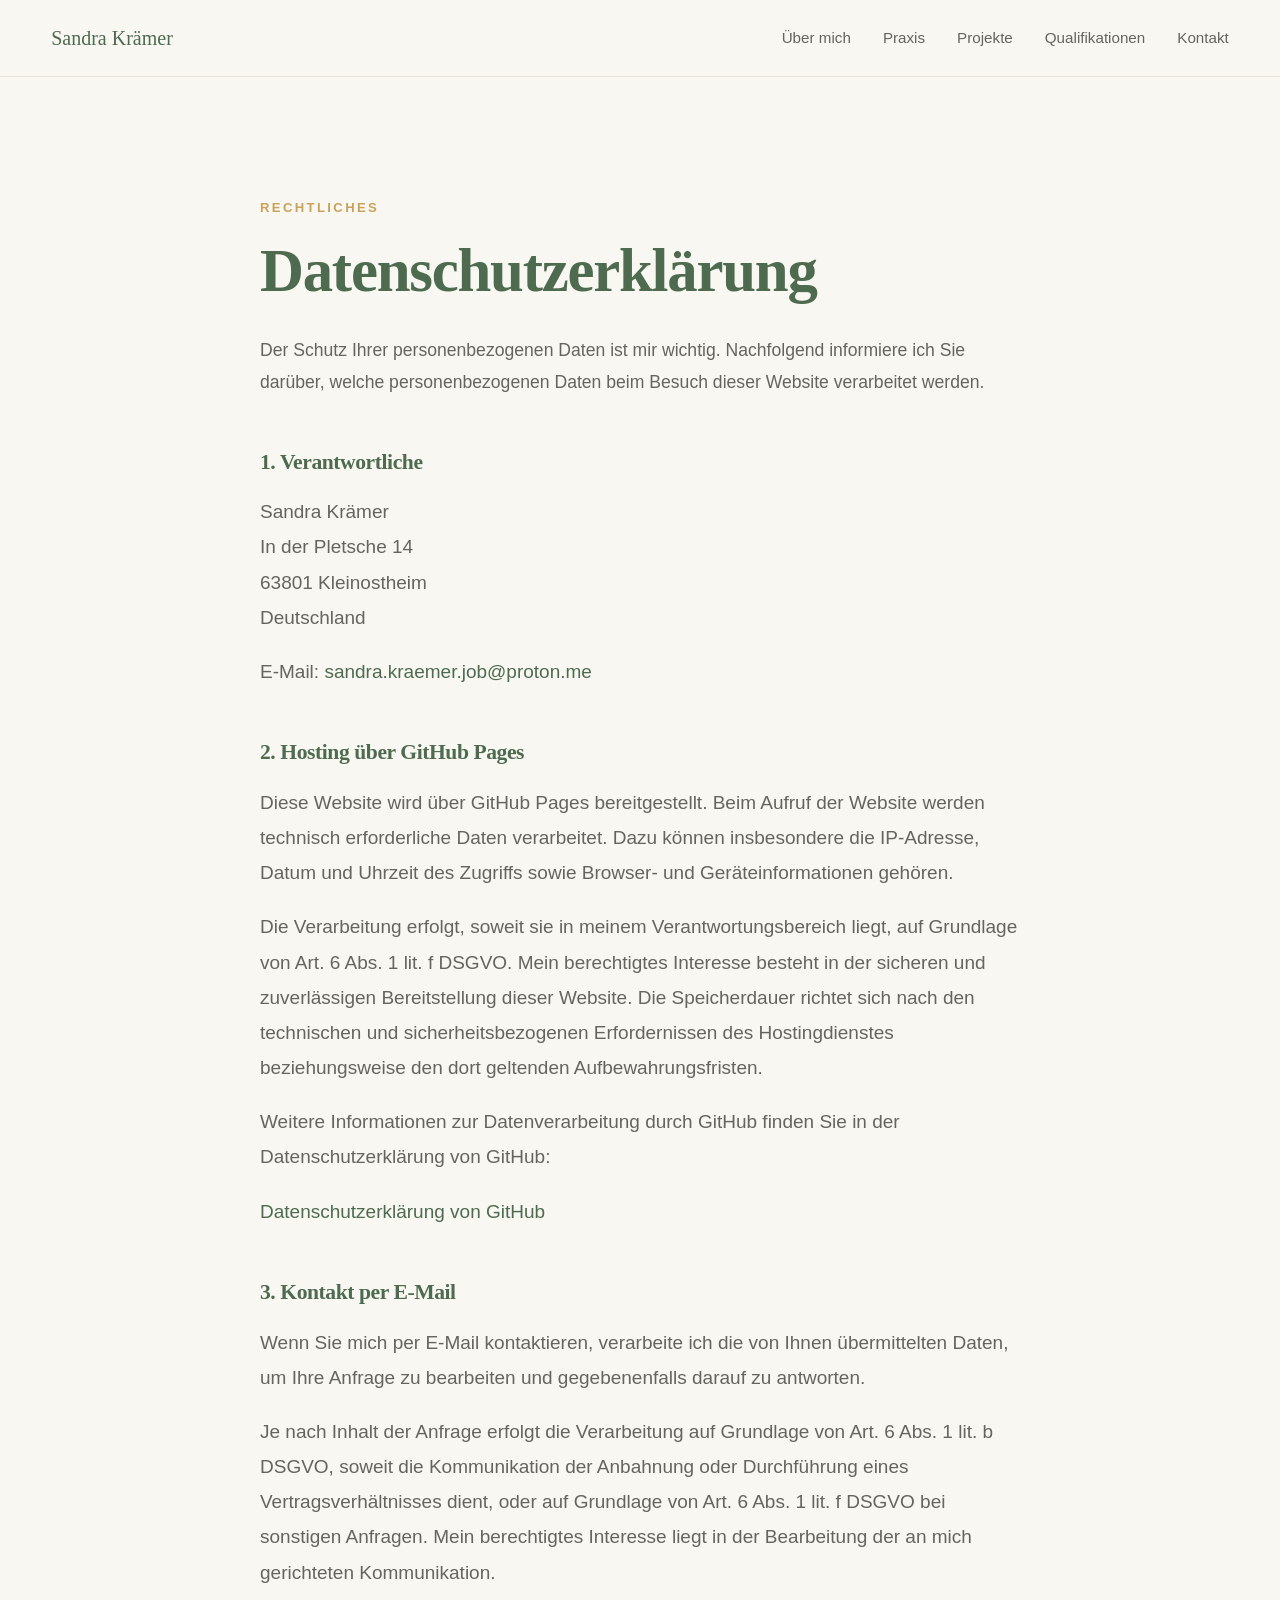
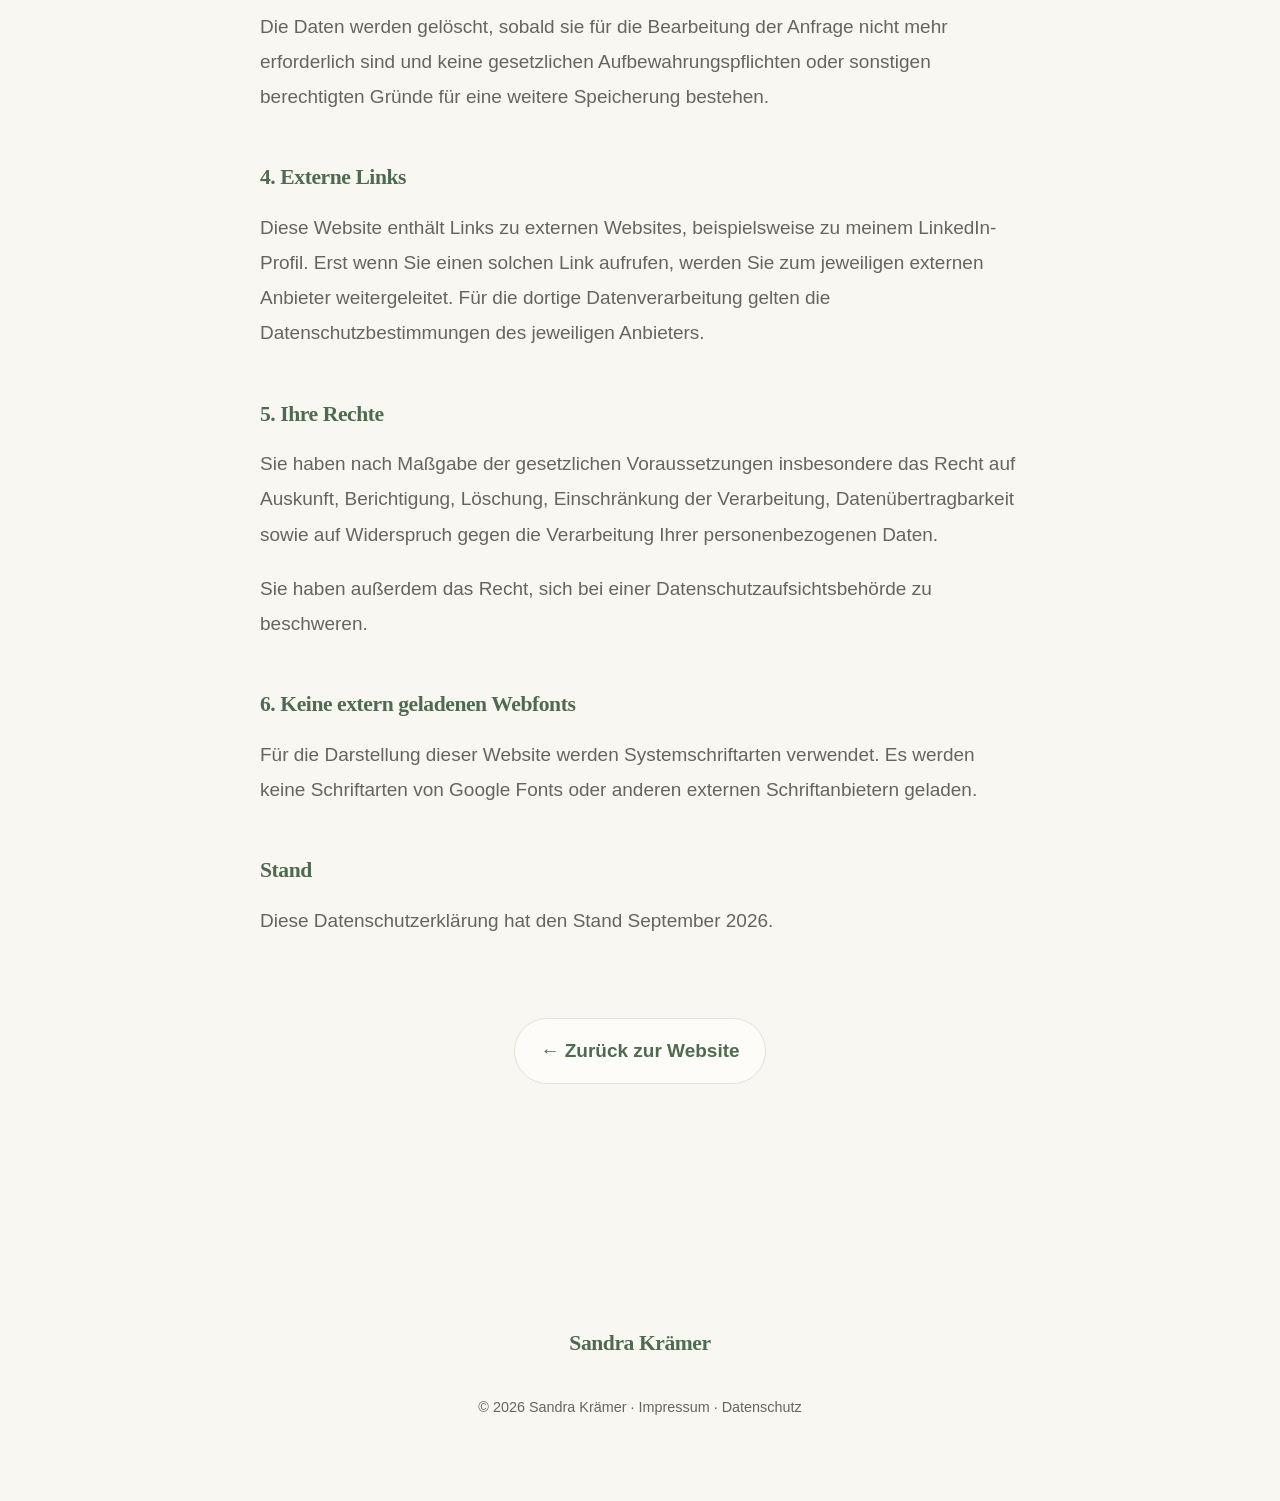
<file: datenschutz.html>
<!DOCTYPE html>
<html lang="de">
<head>
<meta charset="utf-8">
<meta name="viewport" content="width=device-width, initial-scale=1.0">
<title>Datenschutz | Sandra Krämer</title>
<meta name="description" content="Datenschutzerklärung der Website von Sandra Krämer.">
<link rel="icon" type="image/png" sizes="32x32" href="favicon.png">
<link rel="apple-touch-icon" sizes="180x180" href="apple-touch-icon.png">
<link rel="stylesheet" href="style.css">
</head>
<body id="top">
<header>
  <div class="container">
    <a class="logo" href="index.html#top">Sandra Krämer</a>
    <nav>
      <a href="index.html#ueber-mich">Über mich</a>
      <a href="index.html#praxis">Praxis</a>
      <a href="index.html#projekte">Projekte</a>
      <a href="index.html#qualifikationen">Qualifikationen</a>
      <a href="index.html#kontakt">Kontakt</a>
    </nav>
  </div>
</header>
<main>
<section class="legal">
<div class="container">
<span class="section-label">Rechtliches</span>
<h1>Datenschutz<wbr>erklärung</h1>
<p class="legal-intro">Der Schutz Ihrer personenbezogenen Daten ist mir wichtig. Nachfolgend informiere ich Sie darüber, welche personenbezogenen Daten beim Besuch dieser Website verarbeitet werden.</p>

<h3>1. Verantwortliche</h3>
<p>
Sandra Krämer<br>
In der Pletsche 14<br>
63801 Kleinostheim<br>
Deutschland
</p>
<p>
E-Mail:
<a href="mailto:sandra.kraemer.job@proton.me">sandra.kraemer.job@proton.me</a>
</p>

<h3>2. Hosting über GitHub Pages</h3>
<p>Diese Website wird über GitHub Pages bereitgestellt. Beim Aufruf der Website werden technisch erforderliche Daten verarbeitet. Dazu können insbesondere die IP-Adresse, Datum und Uhrzeit des Zugriffs sowie Browser- und Geräteinformationen gehören.</p>
<p>Die Verarbeitung erfolgt, soweit sie in meinem Verantwortungsbereich liegt, auf Grundlage von Art. 6 Abs. 1 lit. f DSGVO. Mein berechtigtes Interesse besteht in der sicheren und zuverlässigen Bereitstellung dieser Website. Die Speicherdauer richtet sich nach den technischen und sicherheitsbezogenen Erfordernissen des Hostingdienstes beziehungsweise den dort geltenden Aufbewahrungsfristen.</p>
<p>Weitere Informationen zur Datenverarbeitung durch GitHub finden Sie in der Datenschutzerklärung von GitHub:</p>
<p><a href="https://docs.github.com/de/site-policy/privacy-policies/github-general-privacy-statement" target="_blank" rel="noopener noreferrer">Datenschutzerklärung von GitHub</a></p>

<h3>3. Kontakt per E-Mail</h3>
<p>Wenn Sie mich per E-Mail kontaktieren, verarbeite ich die von Ihnen übermittelten Daten, um Ihre Anfrage zu bearbeiten und gegebenenfalls darauf zu antworten.</p>
<p>Je nach Inhalt der Anfrage erfolgt die Verarbeitung auf Grundlage von Art. 6 Abs. 1 lit. b DSGVO, soweit die Kommunikation der Anbahnung oder Durchführung eines Vertragsverhältnisses dient, oder auf Grundlage von Art. 6 Abs. 1 lit. f DSGVO bei sonstigen Anfragen. Mein berechtigtes Interesse liegt in der Bearbeitung der an mich gerichteten Kommunikation.</p>
<p>Die Daten werden gelöscht, sobald sie für die Bearbeitung der Anfrage nicht mehr erforderlich sind und keine gesetzlichen Aufbewahrungspflichten oder sonstigen berechtigten Gründe für eine weitere Speicherung bestehen.</p>

<h3>4. Externe Links</h3>
<p>Diese Website enthält Links zu externen Websites, beispielsweise zu meinem LinkedIn-Profil. Erst wenn Sie einen solchen Link aufrufen, werden Sie zum jeweiligen externen Anbieter weitergeleitet. Für die dortige Datenverarbeitung gelten die Datenschutzbestimmungen des jeweiligen Anbieters.</p>

<h3>5. Ihre Rechte</h3>
<p>Sie haben nach Maßgabe der gesetzlichen Voraussetzungen insbesondere das Recht auf Auskunft, Berichtigung, Löschung, Einschränkung der Verarbeitung, Datenübertragbarkeit sowie auf Widerspruch gegen die Verarbeitung Ihrer personenbezogenen Daten.</p>
<p>Sie haben außerdem das Recht, sich bei einer Datenschutzaufsichtsbehörde zu beschweren.</p>

<h3>6. Keine extern geladenen Webfonts</h3>
<p>Für die Darstellung dieser Website werden Systemschriftarten verwendet. Es werden keine Schriftarten von Google Fonts oder anderen externen Schriftanbietern geladen.</p>

<h3>Stand</h3>
<p>Diese Datenschutzerklärung hat den Stand September 2026.</p>

<div class="legal-back">
<a class="button secondary" href="index.html">← Zurück zur Website</a>
</div>
</div>
</section>
</main>
<footer>
  <div class="container footer-content">
    <h3>Sandra Krämer</h3>
    <small>© 2026 Sandra Krämer · <a href="impressum.html">Impressum</a> · <a href="datenschutz.html">Datenschutz</a></small>
  </div>
</footer>
</body>
</html>
</file>
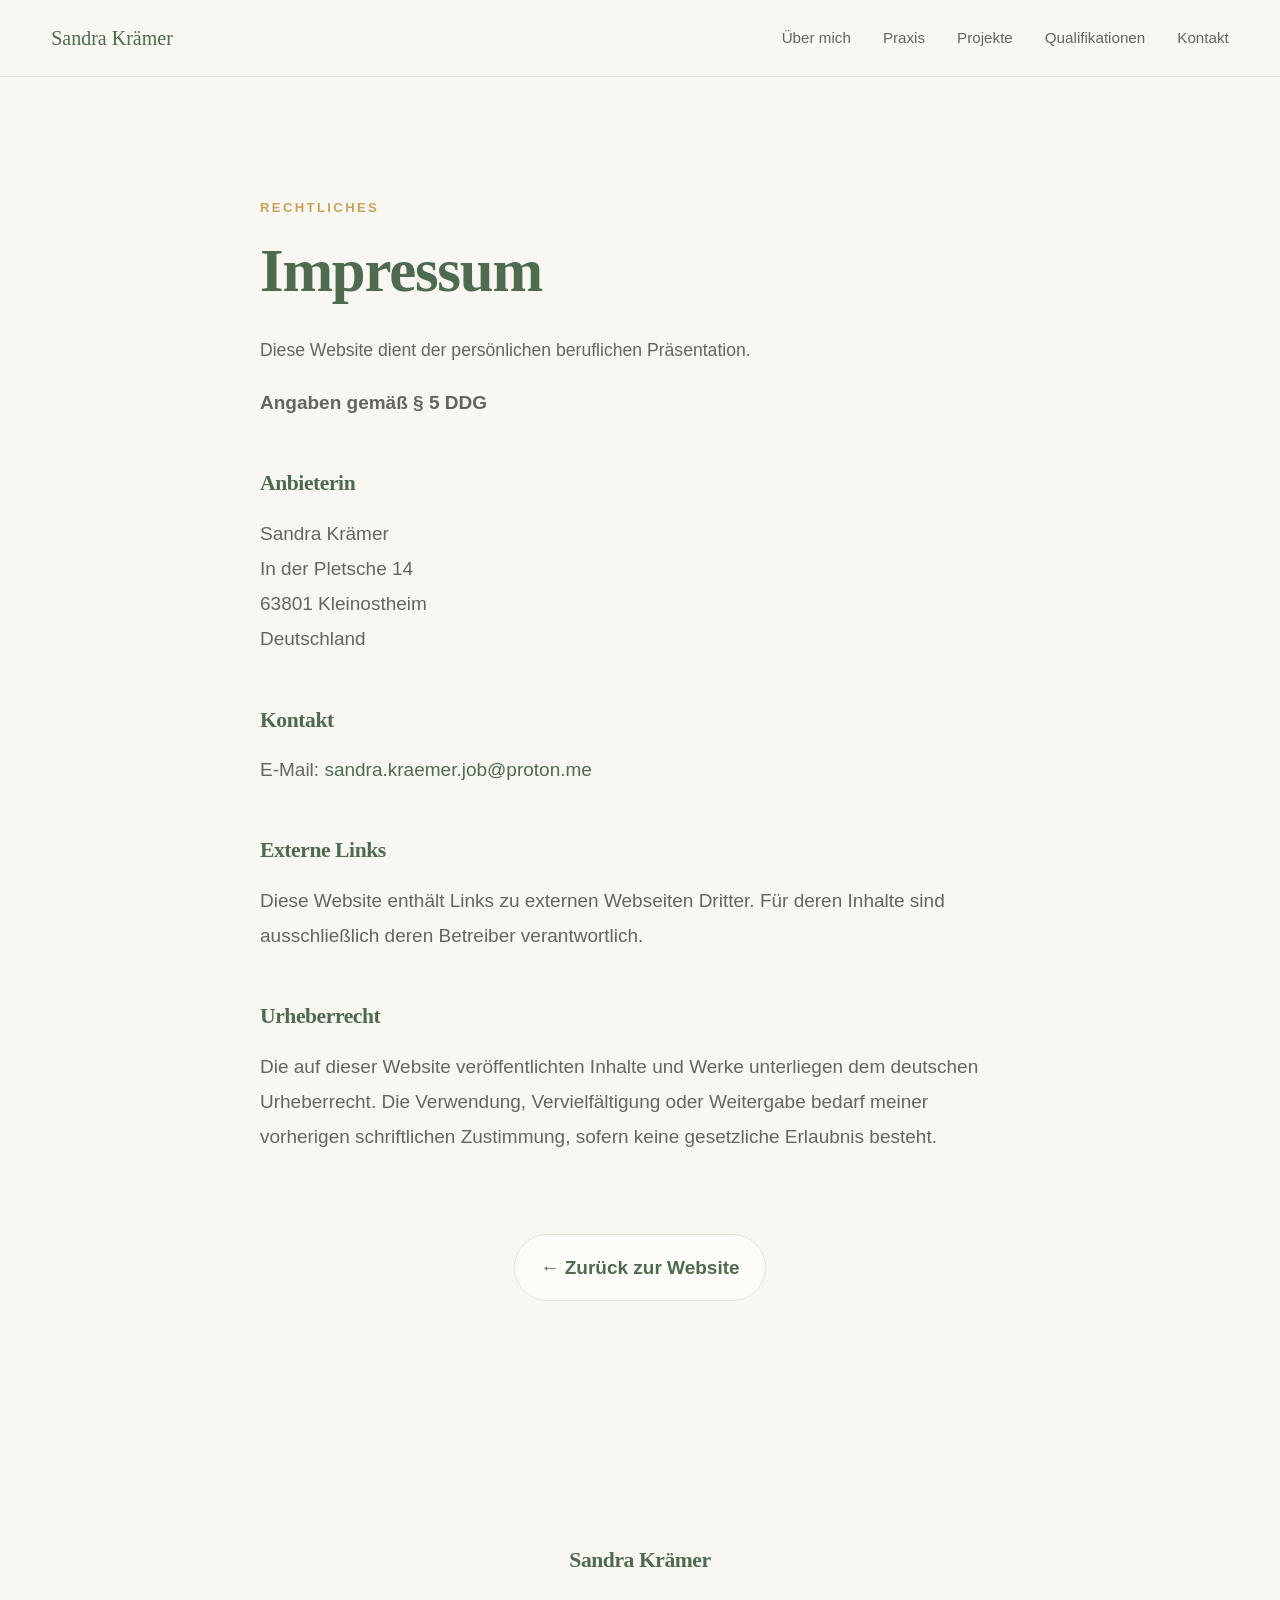
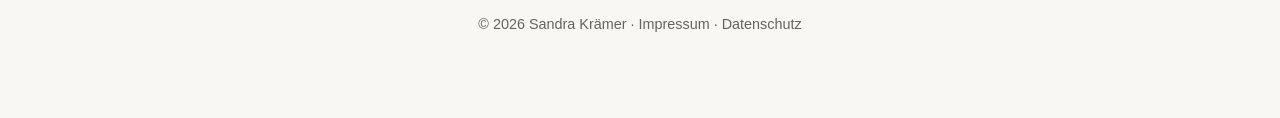
<file: impressum.html>
<!DOCTYPE html>
<html lang="de">
<head>
<meta charset="utf-8">
<meta name="viewport" content="width=device-width, initial-scale=1.0">
<title>Impressum | Sandra Krämer</title>
<meta name="description" content="Impressum der Website von Sandra Krämer.">
<link rel="icon" type="image/png" sizes="32x32" href="favicon.png">
<link rel="apple-touch-icon" sizes="180x180" href="apple-touch-icon.png">
<link rel="stylesheet" href="style.css">
</head>
<body id="top">
<header>
  <div class="container">
    <a class="logo" href="index.html#top">Sandra Krämer</a>
    <nav>
      <a href="index.html#ueber-mich">Über mich</a>
      <a href="index.html#praxis">Praxis</a>
      <a href="index.html#projekte">Projekte</a>
      <a href="index.html#qualifikationen">Qualifikationen</a>
      <a href="index.html#kontakt">Kontakt</a>
    </nav>
  </div>
</header>
<main>
<section class="legal">
<div class="container">
<span class="section-label">Rechtliches</span>
<h1>Impressum</h1>
<p class="legal-intro">Diese Website dient der persönlichen beruflichen Präsentation.</p>

<p><strong>Angaben gemäß § 5 DDG</strong></p>

<h3>Anbieterin</h3>
<p>
Sandra Krämer<br>
In der Pletsche 14<br>
63801 Kleinostheim<br>
Deutschland
</p>

<h3>Kontakt</h3>
<p>
E-Mail:
<a href="mailto:sandra.kraemer.job@proton.me">sandra.kraemer.job@proton.me</a>
</p>

<h3>Externe Links</h3>
<p>Diese Website enthält Links zu externen Webseiten Dritter. Für deren Inhalte sind ausschließlich deren Betreiber verantwortlich.</p>

<h3>Urheberrecht</h3>
<p>Die auf dieser Website veröffentlichten Inhalte und Werke unterliegen dem deutschen Urheberrecht. Die Verwendung, Vervielfältigung oder Weitergabe bedarf meiner vorherigen schriftlichen Zustimmung, sofern keine gesetzliche Erlaubnis besteht.</p>

<div class="legal-back">
<a class="button secondary" href="index.html">← Zurück zur Website</a>
</div>
</div>
</section>
</main>
<footer>
  <div class="container footer-content">
    <h3>Sandra Krämer</h3>
    <small>© 2026 Sandra Krämer · <a href="impressum.html">Impressum</a> · <a href="datenschutz.html">Datenschutz</a></small>
  </div>
</footer>
</body>
</html>
</file>
<file: style.css>
/* ==========================================================
   Sandra Krämer – Personal Brand Website
   Version 3.0

   Developed by Sandra Krämer
   Editorial & UX Support: ChatGPT

   Natürlich. Klar. Nahbar.
   ========================================================== */


/* ==========================================================
   01 | ROOT
   ========================================================== */

:root{

    /* Farben */
    --bg:#F8F7F2;
    --surface:#FDFCF9;
    --surface-soft:#F5F3EC;

    --text:#343430;
    --text-soft:#66645E;

    --primary:#4E6B50;
    --secondary:#A8B79E;
    --accent:#C9A35A;
    --highlight:#E8D58B;

    --border:#E5E1D7;

    /* Größen */
    --radius:20px;
    --radius-large:28px;

    --shadow:0 10px 30px rgba(0,0,0,.05);

    --content:760px;
    --section:980px;
    --hero:1140px;

    /* Abstände */
    --space-xs:.5rem;
    --space-sm:1rem;
    --space-md:2rem;
    --space-lg:4rem;
    --space-xl:6rem;
    --space-2xl:8rem;

    /* Schrift */
    --font-heading:Georgia,"Times New Roman",serif;
    --font-body:Arial,Helvetica,sans-serif;

    --transition:.28s ease;

}


/* ==========================================================
   02 | RESET
   ========================================================== */

*,
*::before,
*::after{

    margin:0;
    padding:0;
    box-sizing:border-box;

}

html{

    scroll-behavior:smooth;

    scroll-padding-top:95px;

}

body{

    background:var(--bg);

    color:var(--text);

    font-family:var(--font-body);

    font-size:19px;

    line-height:1.8;

    -webkit-font-smoothing:antialiased;

}

img{

    display:block;

    max-width:100%;

    border-radius:var(--radius-large);

    box-shadow:var(--shadow);

    transition:transform .35s ease;

}

img:hover{

    transform:scale(1.01);

}

a{

    color:inherit;

    text-decoration:none;

    transition:var(--transition);

}

section{

    padding:7rem 2rem;

}


/* ==========================================================
   03 | LAYOUT
   ========================================================== */

.container{

    width:min(1200px,92%);

    margin:0 auto;

}

.container-text{

    width:min(100%,var(--content));

    margin-inline:auto;

}


/* ==========================================================
   04 | TYPOGRAFIE
   ========================================================== */

h1,
h2,
h3{

    font-family:var(--font-heading);

    font-weight:600;

    color:var(--primary);

    letter-spacing:-.02em;

}

h1{

    font-size:clamp(3rem,5vw,3.8rem);

    line-height:1.15;

    margin-bottom:1.75rem;

}

h2{

    font-size:clamp(2.6rem,4vw,3.3rem);

    line-height:1.15;

    margin-bottom:2rem;

    max-width:14ch;

}

h3{

    font-size:1.35rem;

    margin-bottom:.8rem;

}

p{

    color:var(--text-soft);

    margin-bottom:1.4rem;

}

.lead{

    max-width:34rem;

    font-size:1.2rem;

}

.eyebrow,
.section-label{

    display:inline-block;

    margin-bottom:1rem;

    color:var(--accent);

    text-transform:uppercase;

    letter-spacing:.18em;

    font-size:.82rem;

    font-weight:700;

}


/* ==========================================================
   05 | NAVIGATION
   ========================================================== */

header{

    position:sticky;

    top:0;

    background:rgba(248,247,242,.92);

    backdrop-filter:blur(10px);

    border-bottom:1px solid var(--border);

    z-index:100;

}

header .container{

    display:flex;

    justify-content:space-between;

    align-items:center;

    min-height:76px;

}

.logo{

    font-family:var(--font-heading);

    color:var(--primary);

    font-size:1.25rem;

}

nav{

    display:flex;

    gap:2rem;

}

nav a{

    font-size:.95rem;

    color:var(--text-soft);

}

nav a:hover{

    color:var(--primary);

}


/* ==========================================================
   06 | HERO
   ========================================================== */

.hero{

    padding-top:5rem;

    padding-bottom:5rem;

}

.hero-grid{

    width:min(100%,var(--hero));

    margin:auto;

    display:grid;

    grid-template-columns:1.1fr .9fr;

    gap:4rem;

    align-items:center;

}

.hero h1{

    max-width:none;

}

.hero-image{

    padding-left:0;

}

.hero-image img{

    width:100%;

    transition:transform .5s ease;

}

.hero-image img:hover{

    transform:scale(1.02);

}

.hero-buttons{

    display:flex;

    gap:1rem;

    margin-top:2rem;

}


/* ==========================================================
   07 | BUTTONS
   ========================================================== */

.button{

    display:inline-flex;

    align-items:center;

    justify-content:center;

    padding:.95rem 1.6rem;

    border-radius:999px;

    font-weight:600;

    transition:
        background .25s ease,
        color .25s ease,
        border-color .25s ease,
        transform .25s ease;

}

.button.primary{

    background:var(--primary);

    color:#fff;

}

.button.primary:hover{

    background:#425944;

    transform:translateY(-2px);

}

.button.secondary{

    background:var(--surface);

    border:1px solid var(--border);

}

.button.secondary:hover{

    border-color:var(--secondary);

    transform:translateY(-2px);

}
/* ==========================================================
   08 | EDITORIAL QUOTE
   ========================================================== */

.editorial-quote{

    padding:4rem 2rem;

}

.editorial-quote .container-text{

    text-align:center;

}

.editorial-quote::before,
.editorial-quote::after{

    content:"";

    display:block;

    width:72px;

    height:2px;

    background:var(--accent);

    margin:0 auto 2rem;

}

.editorial-quote::after{

    margin:2rem auto 0;

}

.editorial-quote p{

    max-width:24ch;

    margin:0 auto;

    font-family:var(--font-heading);

    font-size:clamp(1.8rem,3vw,2.2rem);

    line-height:1.5;

    color:var(--primary);

}


/* ==========================================================
   09 | STORY
   ========================================================== */

.story .container{

    max-width:var(--content);

}

.chapter{

    max-width:920px;

    margin:0 auto;

}

.chapter h2{

    max-width:14ch;

    font-size:clamp(2.6rem,4vw,3.3rem);

    line-height:1.15;

    margin-bottom:1rem;

}

.chapter p{

    max-width:42rem;

}

.chapter p:last-child{

    margin-bottom:0;

}

.intro{

    font-family:var(--font-heading);

    color:var(--primary);

    font-size:1.35rem;

    line-height:1.6;

    margin-bottom:2rem;

}

.story{

    padding:2.5rem 2rem;

}

.story + .story{

    padding-top:1rem;

}

.story-divider{

    width:90px;

    height:2px;

    background:var(--secondary);

    margin:2rem 0 2.75rem;

}

.story-question{

    margin:3rem 0 1.5rem;

    font-size:1.6rem;

    color:var(--primary);

    font-weight:600;

}

.story-quote{

    max-width:720px;

    margin:2.5rem auto;

    padding:2.6rem;

    background:var(--surface);

    border-left:2px solid var(--accent);

    border-radius:20px;

    box-shadow:0 10px 30px rgba(0,0,0,.05);

    font-size:1.4rem;

    line-height:1.6;

}

.story-quote span{

    display:block;

    margin-bottom:1rem;

    font-weight:400;

}

.story-quote strong{

    display:block;

    color:var(--primary);

}

.story::after{

    content:"";

    display:block;

    width:42px;

    height:2px;

    background:var(--accent);

    opacity:.35;

    margin:3rem auto 0;

}

.story:last-of-type::after{

    display:none;

}


/* ==========================================================
   10 | IMAGE BREAK
   ========================================================== */

.image-break{

    padding:3rem 2rem;

}

.image-break .container{

    max-width:980px;

}

.image-break img{

    width:100%;

    border-radius:24px;

    object-fit:cover;

}


/* ==========================================================
   11 | PRINCIPLES
   ========================================================== */

.principles{

    margin-top:2.5rem;

    display:grid;

    grid-template-columns:repeat(2,minmax(0,1fr));

    gap:1.75rem;

}

.principles article{

    background:var(--surface);

    border:1px solid var(--border);

    border-radius:20px;

    padding:2rem;

    transition:var(--transition);

}

.principles article:hover{

    border-color:var(--secondary);

    transform:translateY(-3px);

}

.principles h3{

    color:var(--primary);

}

.principles p{

    margin-bottom:0;

}


/* ==========================================================
   12 | WIRKUNG
   ========================================================== */

.impact{

    background:var(--surface-soft);

    padding:5rem 2rem 7rem;
}

.impact .container{

    max-width:980px;

}

.impact h2{

    max-width:14ch;

}

.impact-intro{

    max-width:760px;

    margin-bottom:2rem;

    font-size:1.1rem;

}

.impact-roadmap{

    position:relative;

}

.impact-grid{

    display:grid;

    grid-template-columns:repeat(2,minmax(380px,1fr));

    gap:2.2rem;

    z-index:2;

    margin-top:1.5rem;

}

.impact-card{

    position:relative;

    padding:3rem;

    background:var(--surface);

    border:1px solid var(--border);

    border-radius:24px;

    box-shadow:
        0 6px 18px rgba(36,48,36,.04),
        0 18px 40px rgba(36,48,36,.06);

    transition:
        transform .35s ease,
        box-shadow .35s ease;

}

.impact-card:hover{

    transform:translateY(-5px);

    box-shadow:
        0 10px 26px rgba(36,48,36,.08),
        0 22px 46px rgba(36,48,36,.08);

}

.card-header{

    display:flex;

    align-items:flex-start;

    gap:2rem;

    margin-bottom:1.8rem;

}

.card-header h3{

    margin:.2rem 0 0;

    font-size:1.65rem;

    line-height:1.1;

}

.impact-icon-wrapper{

    position:relative;

    width:72px;

    height:72px;

    flex-shrink:0;

}

.icon-blob{

    position:absolute;

    inset:0;

    background:rgba(168,183,158,.18);

    border-radius:58% 42% 63% 37% / 40% 62% 38% 60%;

    transform:rotate(-15deg);

}

.impact-icon{

    position:absolute;

    inset:0;

    display:flex;

    justify-content:center;

    align-items:center;

    color:var(--primary);

}

.impact-card:hover .impact-icon{

    color:#fff;

    background:var(--primary);

    border-radius:50%;

}

.card-divider{

    width:72%;

    height:2px;

    margin-bottom:1.7rem;

    background:var(--secondary);

}

.impact-card p{

    margin-bottom:2.5rem;

}

.roadmap-node{

    width:14px;

    height:14px;

    margin-top:2rem;

    margin-left:auto;

    border-radius:50%;

    background:var(--secondary);

    transition:.3s;

}

.impact-card:hover .roadmap-node{

    transform:scale(1.35);

}
/* ==========================================================
   13 | QUALIFIKATION
   ========================================================== */

.qualifications{

    background:var(--bg);

}

.qualifications .container{

    max-width:980px;

}

.qualifications h2{

    max-width:14ch;

}

.qualification-intro{

    max-width:760px;

    margin-bottom:2rem;

    font-size:1.1rem;

}

.qualification-grid{

    display:grid;

    grid-template-columns:repeat(2,minmax(0,1fr));

    gap:2rem;

    margin-top:3.5rem;

    align-items:stretch;

}

.qualification-grid article{

    padding:2rem;

    background:var(--surface);

    border:1px solid var(--border);

    border-top:4px solid var(--secondary);

    border-radius:24px;

    box-shadow:
        0 6px 18px rgba(36,48,36,.04),
        0 18px 40px rgba(36,48,36,.06);

    transition:var(--transition);

}

.qualification-grid article:hover{

    transform:translateY(-4px);

    border-color:var(--secondary);

}

.qualification-grid h3{

    margin-bottom:.8rem;

    font-size:1.45rem;

    color:var(--primary);

}

.qualification-grid p{

    margin-bottom:0;

    font-size:.98rem;

}


/* ==========================================================
   14 | VIDEO
   ========================================================== */

.video{

    text-align:center;
    padding:7rem 2rem 4rem;

}

.video .container{

    max-width:980px;

}

.video h2{

    max-width:14ch;

    margin-inline:auto;

}

.video-intro{

    max-width:760px;

    margin:0 auto 2rem;

    text-align:center;

    font-size:1.1rem;

}

.video-wrapper{

    max-width:900px;

    margin:0 auto;

    aspect-ratio:16 / 9;

    overflow:hidden;

    border-radius:24px;

    border:1px solid var(--border);

    background:var(--surface);

    box-shadow:0 16px 40px rgba(36,48,36,.08);

}

    .video-placeholder{

    height:100%;

    display:flex;

    flex-direction:column;

    justify-content:center;

    align-items:center;

    text-align:center;

    padding:3rem;

    color:var(--text-soft);

}

    .video-placeholder h3{

        margin-bottom:1rem;

        color:var(--primary);

    }

.video-note{

    margin-top:1.5rem;

    color:var(--accent);

    font-style:italic;

}

/* ==========================================================
   15 | KONTAKT
   ========================================================== */

.contact{

    text-align:center;
    padding:4rem 2rem 7rem;

}

.contact .container{

    max-width:980px;

}

.contact h2{

    max-width:14ch;

    margin-inline:auto;

    margin-bottom:1rem;

}

.contact p{

    max-width:680px;

    margin:0 auto 3rem;

    font-size:1.1rem;

    line-height:1.8;

}

.contact-links{

    display:flex;

    justify-content:center;

    align-items:center;

    flex-wrap:wrap;

    gap:1.25rem;

    margin-top:3rem;

}

.contact-links a{

    display:flex;

    align-items:center;

    justify-content:center;

    gap:.75rem;

    min-width:240px;

    padding:.95rem 1.6rem;

    background:var(--surface);

    border:1px solid var(--border);

    border-radius:999px;

    font-weight:500;

    transition:var(--transition);

}

.contact-links a:hover{

    color:var(--primary);

    border-color:var(--secondary);

    transform:translateY(-2px);

}


/* ==========================================================
   16 | FOOTER
   ========================================================== */

footer{

    padding:8rem 0 5rem;

    text-align:center;

}

.footer-content{

    max-width:720px;

    margin:0 auto;

}

.footer-content h3{

    margin-bottom:.75rem;

}

.footer-role{

    margin-bottom:2.5rem;

    color:var(--primary);

    font-weight:500;

}

.footer-content p{

    max-width:620px;

    margin:0 auto 1.5rem;

}

.footer-thanks{

    margin:4rem auto 2rem;

    font-style:italic;

    color:var(--primary);

}

footer small{

    display:block;

    margin-top:2rem;

    color:var(--text-soft);

    font-size:.9rem;

}
footer small a{

    color:inherit;

    text-decoration:none;

}

footer small a:hover{

    color:var(--primary);

}

/* ==========================================================
   17 | ANIMATIONEN
   ========================================================== */

.reveal{

    opacity:0;

    transform:translateY(24px);

    transition:
        opacity .7s ease,
        transform .7s ease;

}

.reveal.visible{

    opacity:1;

    transform:translateY(0);

}


/* ==========================================================
   18 | HOVER-EFFEKTE
   ========================================================== */

.button,
.contact-links a,
.principles article,
.qualification-grid article,
.impact-card{

    transition:
        background .25s ease,
        color .25s ease,
        border-color .25s ease,
        transform .25s ease,
        box-shadow .25s ease;

}


/* ==========================================================
   19 | ACCESSIBILITY
   ========================================================== */

a:focus-visible,
button:focus-visible{

    outline:3px solid var(--highlight);

    outline-offset:4px;

    border-radius:999px;

}

::selection{

    background:var(--highlight);

    color:var(--text);

}


/* ==========================================================
   20 | RESPONSIVE
   ========================================================== */

@media (max-width:900px){

    section{

        padding:6rem 1.5rem;

    }

    header .container{

        flex-direction:column;

        gap:1rem;

        padding:1rem 0;

    }

    nav{

        flex-wrap:wrap;

        justify-content:center;

    }

    .hero-grid{

        grid-template-columns:1fr;

        gap:3rem;

    }

    .hero-image{

        order:-1;

        max-width:520px;

        margin:0 auto;

    }

    .principles,
    .impact-grid,
    .qualification-grid{

        grid-template-columns:1fr;

    }

    .card-header{

        gap:1.5rem;

    }

    .contact-links{

        flex-direction:column;

    }

    .contact-links a{

        width:100%;

        min-width:unset;

    }

}


@media (max-width:640px){

    body{

        font-size:18px;

    }

    section{

        padding:5rem 1.25rem;

    }

    h1{

        font-size:2.6rem;

    }

    h2{

        font-size:2.2rem;

    }

    .hero-buttons{

        flex-direction:column;

    }

    .button{

        width:100%;

    }

    .impact-card,
    .qualification-grid article,
    .principles article{

        padding:1.6rem;

    }

    .card-header{

        flex-direction:column;

        align-items:flex-start;

        gap:1.2rem;

    }

    .card-divider{

        width:100%;

    }

    .story-quote{

        padding:2rem;

        font-size:1.2rem;

    }

    .video-wrapper{

        border-radius:18px;

    }

    .contact-links a{

    padding:.8rem 1.2rem;

    font-size:.95rem;

    }
    
    .story p{

    max-width:38ch;

    }
   
    .legal h1{
       
    font-size:2.35rem;
    line-height:1.08;
    overflow-wrap:normal;
    hyphens:none;
  }
}


/* ==========================================================
   21 | KLEINE HILFSKLASSEN
   ========================================================== */

.text-center{

    text-align:center;

}

.mt-lg{

    margin-top:4rem;

}

.mb-0{

    margin-bottom:0;

}

@media (max-width:360px){

    .contact-links a{

        padding:.75rem 1rem;

        font-size:.9rem;

    }

}

/* ==========================================================
   22 | LEGAL
   ========================================================== */

.legal{

    padding:7rem 2rem;

}

.legal .container{

    max-width:760px;

}

.legal-intro{

    margin-bottom:3rem;

    font-size:1.1rem;

    color:var(--text-soft);

}

.legal h3{

    margin-top:2.75rem;

    margin-bottom:.8rem;

    font-family:var(--font-heading);

    color:var(--primary);

}

.legal p{

    line-height:1.85;

    margin-bottom:1.2rem;

}

.legal a{

    color:var(--primary);

}

.legal-back{

    text-align:center;

    margin-top:5rem;

}

/* ==========================================================
   ENDE
   ========================================================== */
/* ==========================================================
   V2 | WEBSITE-REDESIGN 2026-09
   ========================================================== */
.site-header{position:sticky;top:0;z-index:100;background:rgba(248,247,242,.94);backdrop-filter:blur(10px);border-bottom:1px solid var(--border)}
.nav-wrap{display:flex;justify-content:space-between;align-items:center;min-height:76px}
.about,.working-style,.practice,.projects,.qualifications,.contact{padding:6rem 2rem}
.about-grid{display:grid;grid-template-columns:.9fr 1.1fr;gap:4rem;align-items:center}
.about-intro,.section-intro{max-width:760px}
.subheading{margin-top:2.5rem}
.competence-grid{display:grid;grid-template-columns:repeat(2,minmax(0,1fr));gap:1.5rem;margin-top:2.5rem}
.competence-grid article,.project-card{background:var(--surface);border:1px solid var(--border);border-radius:var(--radius);padding:2rem;box-shadow:var(--shadow)}
.competence-grid article p,.project-card p{margin-bottom:0}
.process-flow{display:flex;flex-wrap:wrap;align-items:center;gap:.65rem;margin:2rem 0 1rem;font-family:var(--font-heading);font-size:clamp(1.25rem,2vw,1.65rem);color:var(--primary)}
.process-flow span:not(:last-child)::after{content:"→";margin-left:.65rem;color:var(--accent)}
.process-note{font-size:1rem}

/* Metamorphose flip card */
.flip-card{position:relative;display:block;width:100%;padding:0;border:0;background:transparent;color:inherit;font:inherit;text-align:inherit;appearance:none;-webkit-appearance:none;perspective:1400px;aspect-ratio:3/2;min-height:0;cursor:pointer;outline:none}
.flip-card-inner{position:relative;width:100%;height:100%;min-height:0;transition:transform .7s cubic-bezier(.2,.7,.2,1);transform-style:preserve-3d}
.flip-card:hover .flip-card-inner,.flip-card:focus-visible .flip-card-inner,.flip-card.is-flipped .flip-card-inner{transform:rotateY(180deg)}
.flip-card-face{display:block;position:absolute;inset:0;backface-visibility:hidden;-webkit-backface-visibility:hidden;border-radius:var(--radius-large);overflow:hidden;box-shadow:var(--shadow);border:1px solid var(--border);background:var(--surface)}
.flip-card-front img{width:100%;height:100%;min-height:0;object-fit:cover;border-radius:0;box-shadow:none;transition:none}
.flip-card-front img:hover{transform:none}
.flip-card-back{transform:rotateY(180deg);display:flex;align-items:center;padding:clamp(1.4rem,2.6vw,2.4rem)}
.flip-copy{max-width:38rem;margin:auto;font-size:clamp(.9rem,1.15vw,1.02rem);line-height:1.55}.flip-copy>span{display:block;margin-bottom:1rem}.flip-copy>span:last-child{margin-bottom:0}
.flip-copy h2{max-width:16ch}
.flip-hint{position:absolute;right:1rem;bottom:1rem;z-index:4;background:rgba(253,252,249,.92);border:1px solid var(--border);border-radius:999px;padding:.45rem .8rem;font-size:.8rem;color:var(--text-soft)}
.interaction-note{font-size:.85rem;color:var(--text-soft);margin-top:.8rem}

/* Praxis */
.practice{background:var(--surface-soft)}
.practice-line{position:relative;display:grid;grid-template-columns:repeat(4,minmax(0,1fr));gap:1.25rem;margin-top:3rem}
.practice-line::before{content:"";position:absolute;left:8%;right:8%;top:1.2rem;height:2px;background:var(--secondary);opacity:.6}
.practice-line article{position:relative;padding-top:3rem;z-index:1}
.practice-node{position:absolute;top:.78rem;left:2rem;width:.85rem;height:.85rem;border-radius:50%;background:var(--accent);box-shadow:0 0 0 7px var(--surface-soft);z-index:2}
.practice-tag{display:block;margin-bottom:.8rem;color:var(--accent);font-size:.78rem;font-weight:700;letter-spacing:.08em;text-transform:uppercase}

/* Projekte */
.project-grid{display:grid;grid-template-columns:repeat(3,minmax(0,1fr));gap:1.5rem;margin-top:3rem}
.project-card{display:flex;flex-direction:column;gap:1rem}
.project-visual{min-height:170px;border-radius:16px;background:var(--surface-soft);border:1px dashed var(--secondary);display:flex;align-items:center;justify-content:center;padding:1.5rem;text-align:center;color:var(--text-soft)}
.project-question{font-family:var(--font-heading);color:var(--primary);font-size:1.1rem;line-height:1.45}
.project-type{margin-top:0!important;padding-top:.8rem;color:var(--accent)!important;font-size:.86rem;font-weight:600}

/* Qualifikationen */
.qualification-list{max-width:820px;margin-top:2.5rem;border-top:1px solid var(--border)}
.qualification-list article{display:grid;grid-template-columns:120px 1fr;gap:1.5rem;padding:1.35rem 0;border-bottom:1px solid var(--border)}
.qualification-list time{font-weight:700;color:var(--accent)}
.qualification-list h3{margin:0;font-size:1.15rem}

@media (max-width:900px){
 .nav-wrap{flex-direction:column;gap:1rem;padding:1rem 0}
 .about-grid{grid-template-columns:1fr;gap:2.5rem}
 .flip-card,.flip-card-inner{min-height:620px}
 .flip-card-front img{min-height:620px}
 .practice-line{grid-template-columns:1fr 1fr}
 .practice-line::before{display:none}
 .practice-node{top:1rem}
 .project-grid{grid-template-columns:1fr}
}
@media (max-width:640px){
 .about,.working-style,.practice,.projects,.qualifications,.contact{padding:4.5rem 1.25rem}
 nav{gap:.8rem 1rem}
 nav a{font-size:.84rem}
 .competence-grid,.practice-line{grid-template-columns:1fr}
 .process-flow{display:grid;gap:.25rem}
 .process-flow span:not(:last-child)::after{content:"↓";display:block;margin:.2rem 0;color:var(--accent)}
 .flip-card,.flip-card-inner{min-height:680px}
 .flip-card-front img{min-height:680px}
 .flip-card-back{padding:1.6rem}
 .flip-copy h2{font-size:1.8rem}
 .flip-copy p{font-size:.95rem;line-height:1.65}
 .qualification-list article{grid-template-columns:1fr;gap:.25rem}
}
@media (prefers-reduced-motion:reduce){
 html{scroll-behavior:auto}
 *,*::before,*::after{animation-duration:.01ms!important;animation-iteration-count:1!important;transition-duration:.01ms!important}
 .flip-card-inner{transform:none!important}
 .flip-card-face{position:relative;backface-visibility:visible}
 .flip-card-back{transform:none;margin-top:1rem}
 .flip-card-front{display:block}
 .flip-hint{display:none}
}

/* ===== V2.2 corrections ===== */
/* Flip-card: inner span must participate as a block-sized 3D container. */
.flip-card-inner{display:block}
.flip-card-front{display:block}
.flip-copy{display:flex;flex-direction:column;gap:1.1rem}
.flip-copy strong{font-family:var(--font-heading);font-size:clamp(1.55rem,2.5vw,2.2rem);line-height:1.15;color:var(--primary)}
.flip-copy span{display:block;line-height:1.75}

/* One accent arrow only, generated between process steps. */
.process-flow{flex-wrap:nowrap;gap:.55rem;white-space:nowrap;font-size:clamp(1.1rem,1.75vw,1.5rem)}
.process-flow span{display:inline-flex;align-items:center}
.process-flow span:not(:last-child)::after{content:"→";margin-left:.55rem;color:var(--accent);font-family:var(--font-body);font-weight:400}

/* Practice: line and nodes share one exact vertical axis. */
.practice-line::before{left:calc(12.5%);right:calc(12.5%);top:1.2rem}
.practice-line article{padding-top:3rem}
.practice-node{top:.78rem;left:50%;transform:translateX(-50%);width:.85rem;height:.85rem}
.practice-points{margin:.85rem 0 0;padding:0;list-style:none}
.practice-points li{position:relative;margin:0 0 .55rem;padding-left:1rem;line-height:1.55;color:var(--text-soft)}
.practice-points li::before{content:"·";position:absolute;left:0;color:var(--accent);font-weight:700}

/* Projects: reserve equal status height so all green titles start together. */
.project-card .project-type{min-height:3.1rem;display:flex;align-items:flex-start}
.project-card h3{margin-top:0}

/* Qualifications: date first, title underneath. */
.qualification-list article{display:block;padding:1.25rem 0}
.qualification-list time{display:block;margin-bottom:.35rem}
.qualification-list h3{display:block;margin:0}

@media (max-width:1100px){
  .process-flow{white-space:normal;flex-wrap:wrap}
}
@media (max-width:900px){
  .practice-line::before{display:none}
  .practice-node{left:1rem;transform:none}
  .project-card .project-type{min-height:0}
}
@media (max-width:640px){
  .process-flow{display:flex;flex-direction:column;align-items:flex-start;gap:.2rem;white-space:normal}
  .process-flow span:not(:last-child)::after{content:"↓";display:block;margin:.2rem 0 0;color:var(--accent)}
}

/* V2.4 — practice alignment, project typography, qualification correction */
@media (min-width:901px){
  /* Each node sits directly above its station heading. Segments are drawn per column,
     so grid gaps cannot shift the visual connection. */
  .practice-line::before{display:none}
  .practice-line article{position:relative;padding-top:3rem}
  .practice-line article:not(:last-child)::after{
    content:"";
    position:absolute;
    top:1.18rem;
    left:.85rem;
    width:calc(100% + 1.25rem - .85rem);
    height:2px;
    background:var(--secondary);
    opacity:.6;
    z-index:0;
  }
  .practice-node{
    top:.78rem;
    left:0;
    transform:none;
    z-index:2;
  }
}

/* Projects — fewer competing type sizes and one shared title baseline. */
.project-card{gap:.8rem}
.project-card .project-type{
  min-height:3rem;
  margin:0;
  font-size:.78rem;
  line-height:1.45;
}
.project-card h3{
  min-height:1.7rem;
  margin:0;
  font-size:1.35rem;
  line-height:1.25;
}
.project-card .project-question{
  margin:.35rem 0 0;
  font-family:var(--font-heading);
  font-size:1.02rem;
  line-height:1.45;
  color:var(--primary);
}
.project-card > p:not(.project-type):not(.project-question){
  font-size:1rem;
  line-height:1.65;
}
.project-card blockquote{
  font-size:1rem;
  line-height:1.55;
}

@media (max-width:900px){
  .project-card h3{min-height:0}
}

/* V2.5 final: Projektbilder vergrößern */
.project-visual{min-height:0;aspect-ratio:16/9;padding:0;overflow:hidden;border:1px solid var(--border);background:var(--surface-soft);}
.project-visual img{width:100%;height:100%;display:block;object-fit:cover;border-radius:0;box-shadow:none;transition:none;}
.project-visual img:hover{transform:none;}
.project-image-button{position:relative;width:100%;appearance:none;-webkit-appearance:none;font:inherit;color:inherit;cursor:zoom-in;}
.project-image-button:focus-visible{outline:3px solid currentColor;outline-offset:3px;}
.zoom-hint{position:absolute;right:.7rem;bottom:.7rem;padding:.38rem .58rem;border-radius:999px;background:rgba(255,255,255,.92);color:#314f3b;font-size:.78rem;font-weight:700;line-height:1;box-shadow:0 2px 10px rgba(0,0,0,.12);}
.lightbox[hidden]{display:none}.lightbox{position:fixed;inset:0;z-index:9999;display:grid;place-items:center;padding:clamp(1rem,3vw,2.5rem);}
.lightbox-backdrop{position:absolute;inset:0;background:rgba(15,18,16,.86);cursor:zoom-out;}
.lightbox-dialog{position:relative;z-index:1;display:flex;align-items:center;justify-content:center;width:min(96vw,1500px);height:min(92vh,1100px);}
.lightbox-image{display:block;width:auto;height:auto;max-width:100%;max-height:100%;object-fit:contain;border-radius:12px;box-shadow:0 18px 60px rgba(0,0,0,.35);background:#fff;}
.lightbox-close{position:absolute;top:-.8rem;right:-.5rem;z-index:2;width:2.8rem;height:2.8rem;border:0;border-radius:50%;background:#fff;color:#26382d;font-size:2rem;line-height:1;cursor:pointer;box-shadow:0 4px 18px rgba(0,0,0,.25);}
body.lightbox-open{overflow:hidden}
@media(max-width:700px){.lightbox{padding:.75rem}.lightbox-dialog{width:100%;height:94vh}.lightbox-close{top:.25rem;right:.25rem}.zoom-hint{font-size:.72rem}}

/* ==========================================================
   V2.5.1 | MOBILE FIXES 2026-10-02
   Nur nachgewiesene Mobile-Punkte:
   Navigation, Metamorphose-Flip, Projekt-Lightbox
   ========================================================== */

@media (max-width:640px){
  .site-header .nav-wrap{
    width:min(100%,94%);
    gap:.55rem;
    padding:.65rem 0 .75rem;
  }
  .site-header .logo{font-size:1.1rem;}
  .site-header nav{
    width:100%;
    display:grid;
    grid-template-columns:repeat(6,1fr);
    gap:.25rem .35rem;
  }
  .site-header nav a{
    grid-column:span 2;
    display:flex;
    align-items:center;
    justify-content:center;
    min-height:44px;
    padding:.45rem .25rem;
    font-size:.86rem;
    line-height:1.2;
    text-align:center;
    border-radius:999px;
  }
  .site-header nav a:nth-child(4){grid-column:2 / span 2;}
  .site-header nav a:nth-child(5){grid-column:4 / span 2;}

  .flip-card{
    aspect-ratio:auto;
    height:clamp(500px,135vw,620px);
    min-height:0;
  }
  .flip-card-inner{height:100%;min-height:0;}
  .flip-card-front,.flip-card-back{width:100%;height:100%;}
  .flip-card-front img{
    width:100%;
    height:100%;
    min-height:0;
    object-fit:cover;
  }
  .flip-card-back{
    overflow:auto;
    -webkit-overflow-scrolling:touch;
    padding:1.35rem;
  }
  .flip-copy{font-size:.92rem;line-height:1.55;}

  .lightbox{padding:.75rem;}
  .lightbox-dialog{
    width:calc(100vw - 1.5rem);
    height:calc(100dvh - 1.5rem);
    max-width:none;
    max-height:none;
    overflow:hidden;
  }
  .lightbox-image{
    width:100%;
    height:100%;
    max-width:none;
    max-height:none;
    object-fit:contain;
    border-radius:10px;
    transform:none !important;
  }
  .lightbox-image:hover{transform:none !important;}
  .lightbox-close{top:.4rem;right:.4rem;}
}

/* ==========================================================
   V2.5.2 | MOBILE CROSS-BROWSER FIX 2026-10-02
   Flip-Touch, Metamorphose-Bild und Prozesspfeile
   ========================================================== */

/* Der Flip-Zustand wird ausschließlich über JS/.is-flipped gesteuert.
   Das verhindert "hängende" :hover-Zustände auf Touch-Browsern. */
.flip-card:hover .flip-card-inner,
.flip-card:focus-visible .flip-card-inner{
  transform:none;
}
.flip-card.is-flipped .flip-card-inner{
  transform:rotateY(180deg);
}

@media (max-width:640px){

  /* Vorderseite: komplettes Metamorphose-Motiv zeigen statt Bildausschnitt. */
  .flip-card-front{
    background:var(--surface);
  }
  .flip-card-front img{
    width:100%;
    height:100%;
    min-height:0;
    object-fit:contain;
    object-position:center;
  }

  /* Prozessfolge: Pfeile auf dem Handy deutlich sichtbar. */
  .process-flow{
    gap:.35rem;
  }
  .process-flow span{
    width:100%;
  }
  .process-flow span:not(:last-child)::after{
    content:"↓";
    display:block;
    margin:.35rem 0 .15rem;
    font-size:1.35rem;
    line-height:1;
    font-weight:700;
    color:var(--accent);
  }
}
</file>
